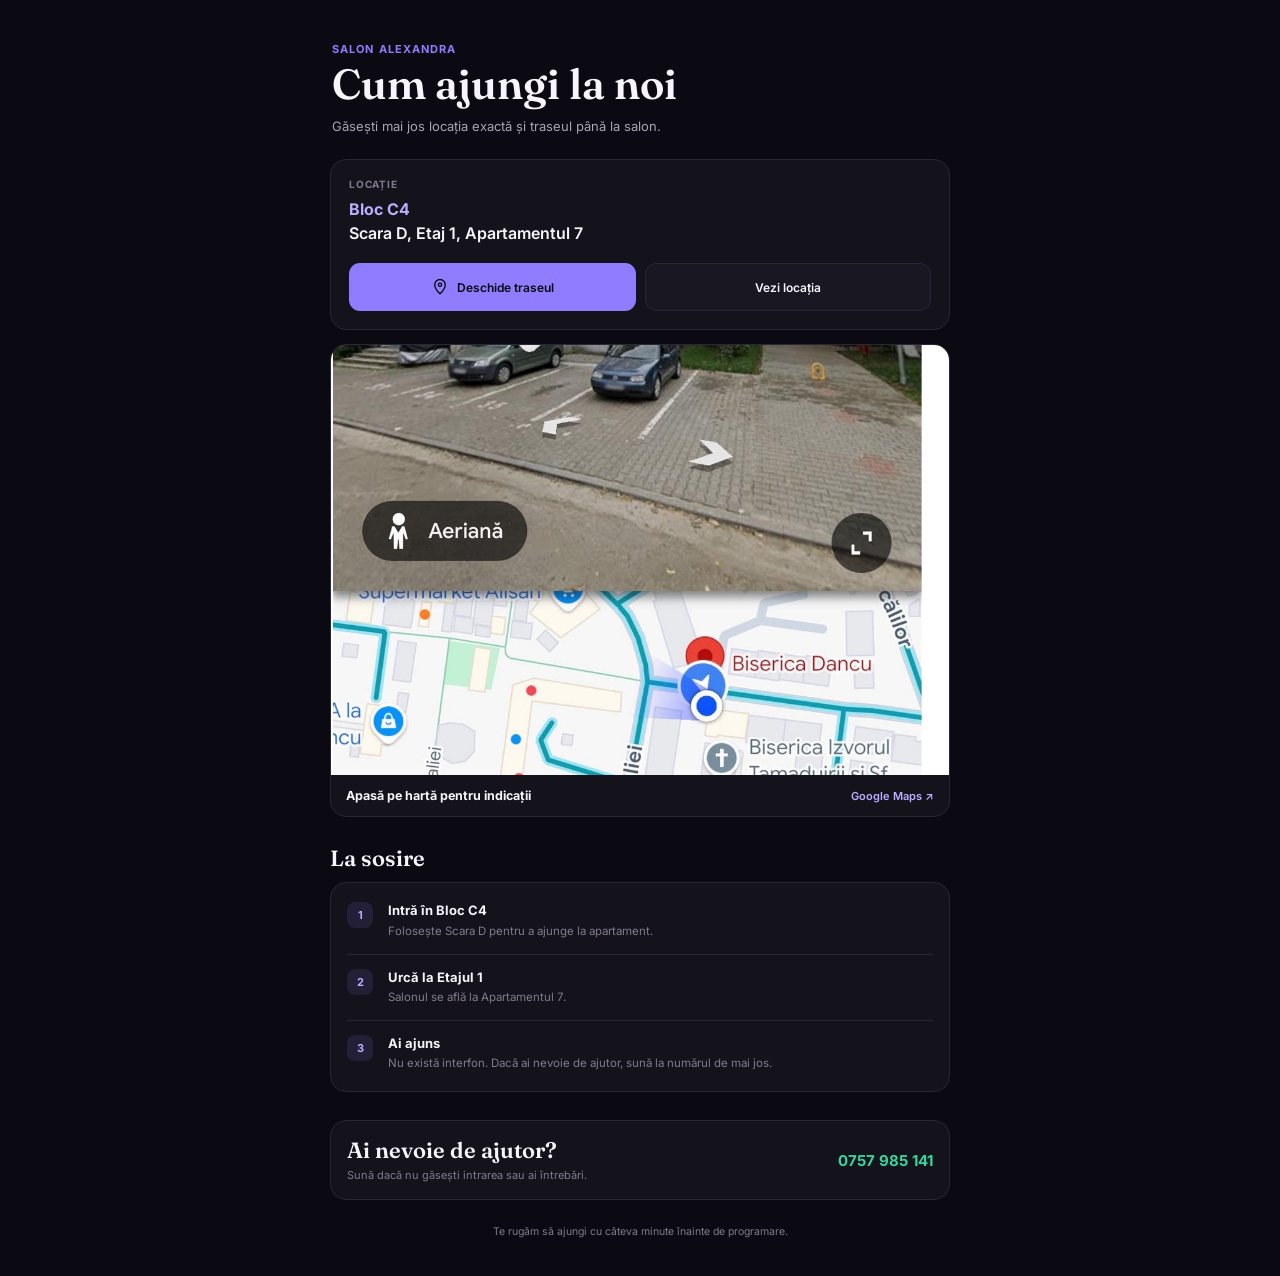
<file: locatie.html>
<!DOCTYPE html>
<html lang="ro">
<head>
  <meta charset="UTF-8">
  <meta name="viewport" content="width=device-width, initial-scale=1, viewport-fit=cover">
  <meta name="robots" content="noindex, nofollow">
  <meta name="description" content="Instrucțiuni pentru a ajunge la Salon Alexandra.">
  <title>Cum ajungi | Salon Alexandra</title>
  <style>
    @import url('https://fonts.googleapis.com/css2?family=Fraunces:opsz,wght@9..144,500;9..144,600&family=Inter:wght@400;500;600;700&display=swap');
    :root { --bg:#0b0a12; --surface:#14131c; --surface-strong:#191722; --border:#292635; --text:#f7f5fb; --muted:#aaa3b7; --muted-soft:#817a8e; --purple:#8f7cff; --purple-light:#b9aeff; --green:#35d6a0; }
    * { box-sizing:border-box; }
    html { scroll-behavior:smooth; }
    body { margin:0; min-height:100vh; padding:24px 16px calc(36px + env(safe-area-inset-bottom)); background:var(--bg); color:var(--text); font-family:Inter,sans-serif; }
    .page { width:min(100%,620px); margin:0 auto; }
    .brand { padding:18px 2px 22px; }
    .eyebrow { margin:0 0 6px; color:var(--purple); font-size:11px; font-weight:700; letter-spacing:.1em; text-transform:uppercase; }
    h1,h2,p { margin:0; }
    h1,h2 { font-family:Fraunces,serif; font-weight:600; letter-spacing:0; }
    h1 { font-size:clamp(30px,8vw,42px); line-height:1.08; }
    h2 { font-size:22px; line-height:1.2; }
    .intro { margin-top:9px; max-width:460px; color:var(--muted); font-size:13px; line-height:1.55; }
    .location-card,.route-card,.arrival-card,.contact-card { border:1px solid var(--border); border-radius:16px; background:var(--surface); }
    .location-card { padding:18px; }
    .section-kicker { display:block; margin-bottom:7px; color:var(--muted-soft); font-size:10px; font-weight:700; letter-spacing:.08em; text-transform:uppercase; }
    .address { color:var(--text); font-size:16px; font-weight:600; line-height:1.55; }
    .address strong { color:var(--purple-light); }
    .actions { display:grid; grid-template-columns:minmax(0,1fr) minmax(0,1fr); gap:9px; margin-top:17px; }
    .action { min-height:48px; display:inline-flex; align-items:center; justify-content:center; gap:8px; padding:10px 12px; border:0; border-radius:11px; color:var(--text); font:600 12px Inter,sans-serif; text-align:center; text-decoration:none; transition:transform .12s ease,background-color .18s ease; }
    .action:active { transform:scale(.97); }
    .action.primary { background:var(--purple); color:#0b0911; }
    .action.primary:hover { background:#9b8bff; }
    .action.secondary { border:1px solid var(--border); background:var(--surface-strong); }
    .action.secondary:hover { background:#211f2d; }
    .action svg { width:18px; height:18px; fill:none; stroke:currentColor; stroke-linecap:round; stroke-linejoin:round; stroke-width:1.8; }
    .route-card { margin-top:14px; overflow:hidden; }
    .route-link { display:block; color:inherit; text-decoration:none; }
    .route-image { display:block; width:100%; height:auto; max-height:430px; object-fit:cover; background:#211f2d; }
    .route-caption { display:flex; align-items:center; justify-content:space-between; gap:14px; padding:13px 15px; }
    .route-caption strong { font-size:12.5px; }
    .route-caption span { color:var(--purple-light); font-size:11px; font-weight:600; white-space:nowrap; }
    .content-section { margin-top:28px; }
    .content-section > h2 { margin-bottom:11px; }
    .arrival-card { padding:5px 16px; }
    .arrival-row { display:grid; grid-template-columns:30px minmax(0,1fr); gap:11px; align-items:start; padding:14px 0; }
    .arrival-row + .arrival-row { border-top:1px solid var(--border); }
    .arrival-number { width:26px; height:26px; display:grid; place-items:center; border-radius:8px; background:rgba(143,124,255,.12); color:var(--purple-light); font-size:11px; font-weight:700; }
    .arrival-row strong { display:block; font-size:13px; line-height:1.35; }
    .arrival-row p { margin-top:3px; color:var(--muted-soft); font-size:11.5px; line-height:1.45; }
    .contact-card { display:flex; align-items:center; justify-content:space-between; gap:14px; padding:16px; }
    .contact-card p { margin-top:4px; color:var(--muted-soft); font-size:11px; line-height:1.4; }
    .phone { color:var(--green); font-size:15px; font-weight:700; white-space:nowrap; text-decoration:none; }
    .footer-note { margin:24px 3px 0; color:var(--muted-soft); font-size:10.5px; line-height:1.5; text-align:center; }
    @media (max-width:390px) { body { padding-left:12px; padding-right:12px; } .actions { grid-template-columns:1fr; } .contact-card { align-items:flex-start; flex-direction:column; } }
    @media (prefers-reduced-motion:reduce) { html { scroll-behavior:auto; } .action { transition:none; } }
  </style>
</head>
<body>
  <main class="page">
    <header class="brand">
      <p class="eyebrow">Salon Alexandra</p>
      <h1>Cum ajungi la noi</h1>
      <p class="intro">Găsești mai jos locația exactă și traseul până la salon.</p>
    </header>
    <section class="location-card" aria-labelledby="location-title">
      <span class="section-kicker" id="location-title">Locație</span>
      <p class="address"><strong>Bloc C4</strong><br>Scara D, Etaj 1, Apartamentul 7</p>
      <div class="actions">
        <a class="action primary" href="https://www.google.com/maps/dir/?api=1&amp;destination=47.152835%2C27.661547&amp;travelmode=driving" target="_blank" rel="noopener noreferrer"><svg viewBox="0 0 24 24" aria-hidden="true"><path d="M12 21s7-6.2 7-12A7 7 0 0 0 5 9c0 5.8 7 12 7 12Z"/><circle cx="12" cy="9" r="2.2"/></svg>Deschide traseul</a>
        <a class="action secondary" href="https://maps.app.goo.gl/a9St6S8MCthXYt5D6" target="_blank" rel="noopener noreferrer">Vezi locația</a>
      </div>
    </section>
    <section class="route-card" aria-label="Hartă și traseu către locație">
      <a class="route-link" href="https://www.google.com/maps/dir/?api=1&amp;destination=47.152835%2C27.661547&amp;travelmode=driving" target="_blank" rel="noopener noreferrer">
        <img class="route-image" src="assets/traseu-locatie.jpg" alt="Hartă cu traseul către Bloc C4, Scara D">
        <div class="route-caption"><strong>Apasă pe hartă pentru indicații</strong><span>Google Maps ↗</span></div>
      </a>
    </section>
    <section class="content-section" aria-labelledby="arrival-title">
      <h2 id="arrival-title">La sosire</h2>
      <div class="arrival-card">
        <div class="arrival-row"><span class="arrival-number">1</span><div><strong>Intră în Bloc C4</strong><p>Folosește Scara D pentru a ajunge la apartament.</p></div></div>
        <div class="arrival-row"><span class="arrival-number">2</span><div><strong>Urcă la Etajul 1</strong><p>Salonul se află la Apartamentul 7.</p></div></div>
        <div class="arrival-row"><span class="arrival-number">3</span><div><strong>Ai ajuns</strong><p>Nu există interfon. Dacă ai nevoie de ajutor, sună la numărul de mai jos.</p></div></div>
      </div>
    </section>
    <section class="content-section" aria-labelledby="contact-title">
      <div class="contact-card"><div><h2 id="contact-title">Ai nevoie de ajutor?</h2><p>Sună dacă nu găsești intrarea sau ai întrebări.</p></div><a class="phone" href="tel:+40757985141">0757 985 141</a></div>
    </section>
    <p class="footer-note">Te rugăm să ajungi cu câteva minute înainte de programare.</p>
  </main>
</body>
</html>
</file>
